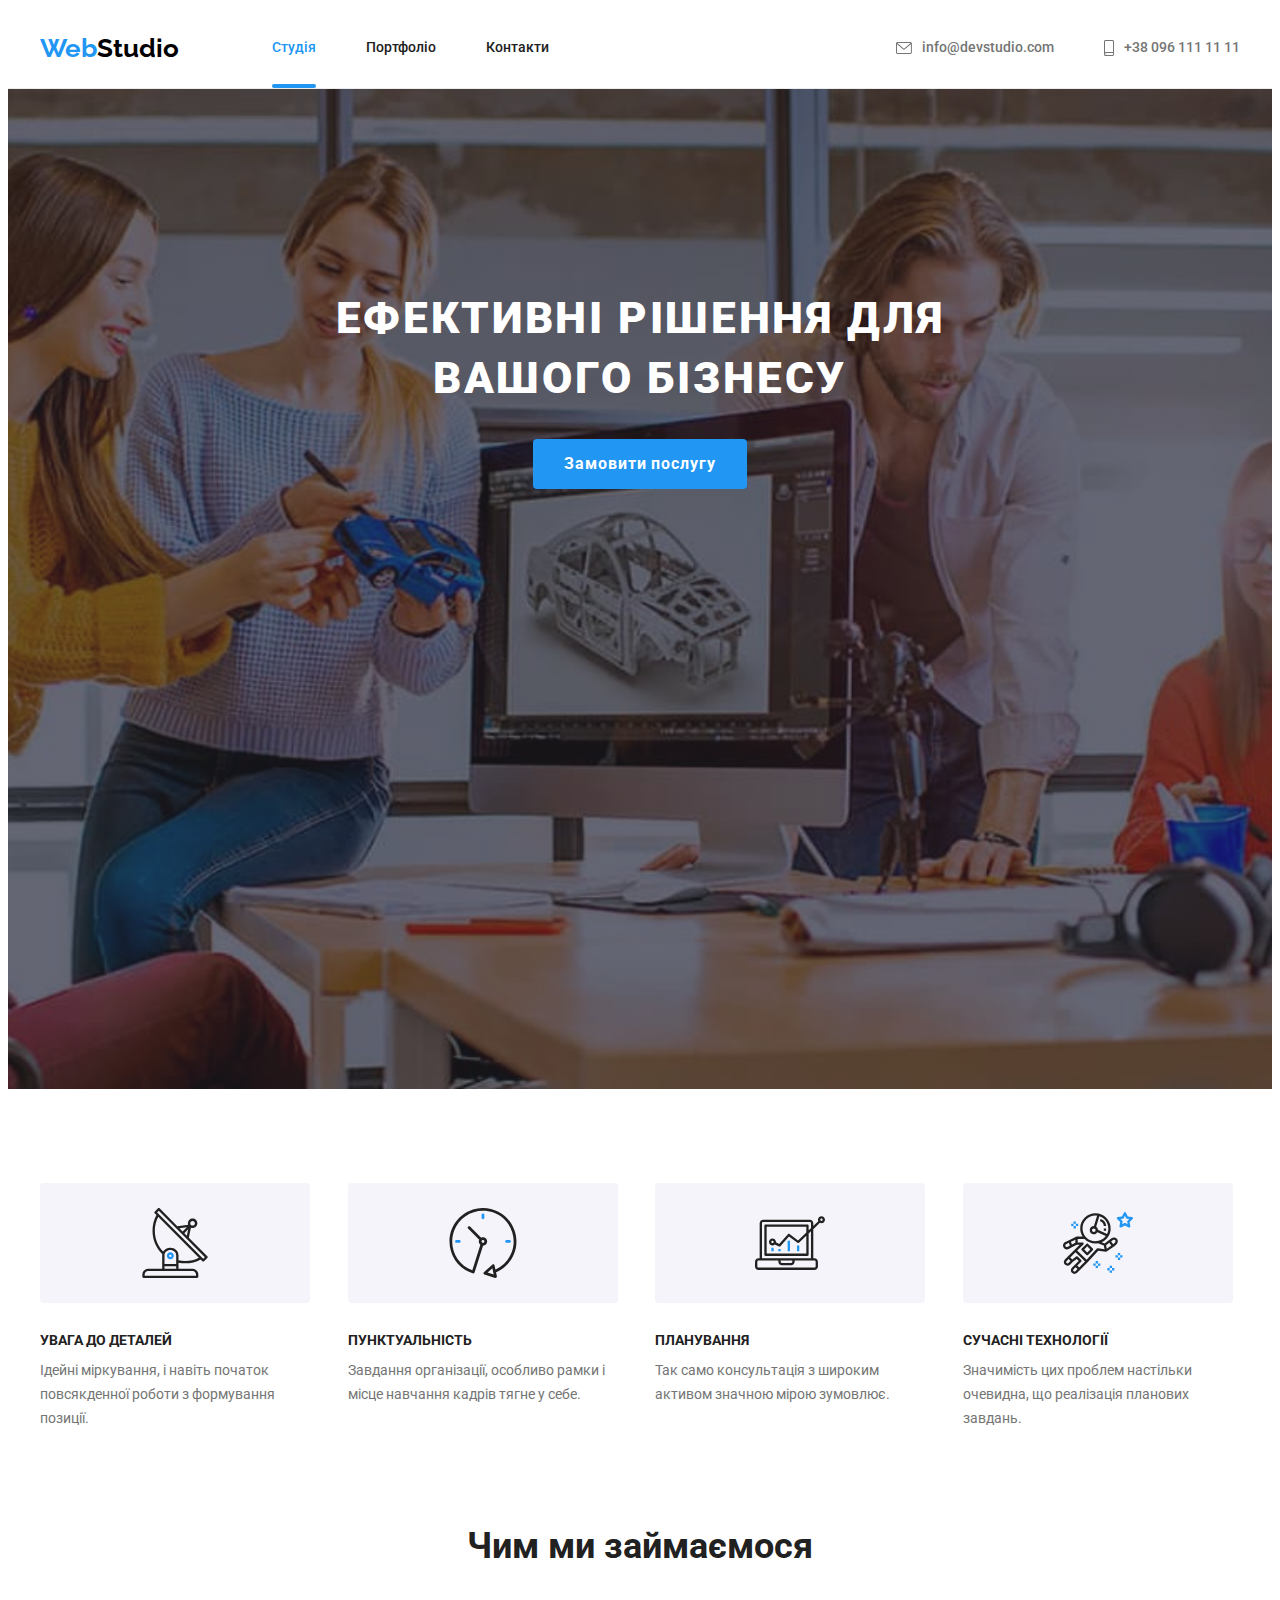
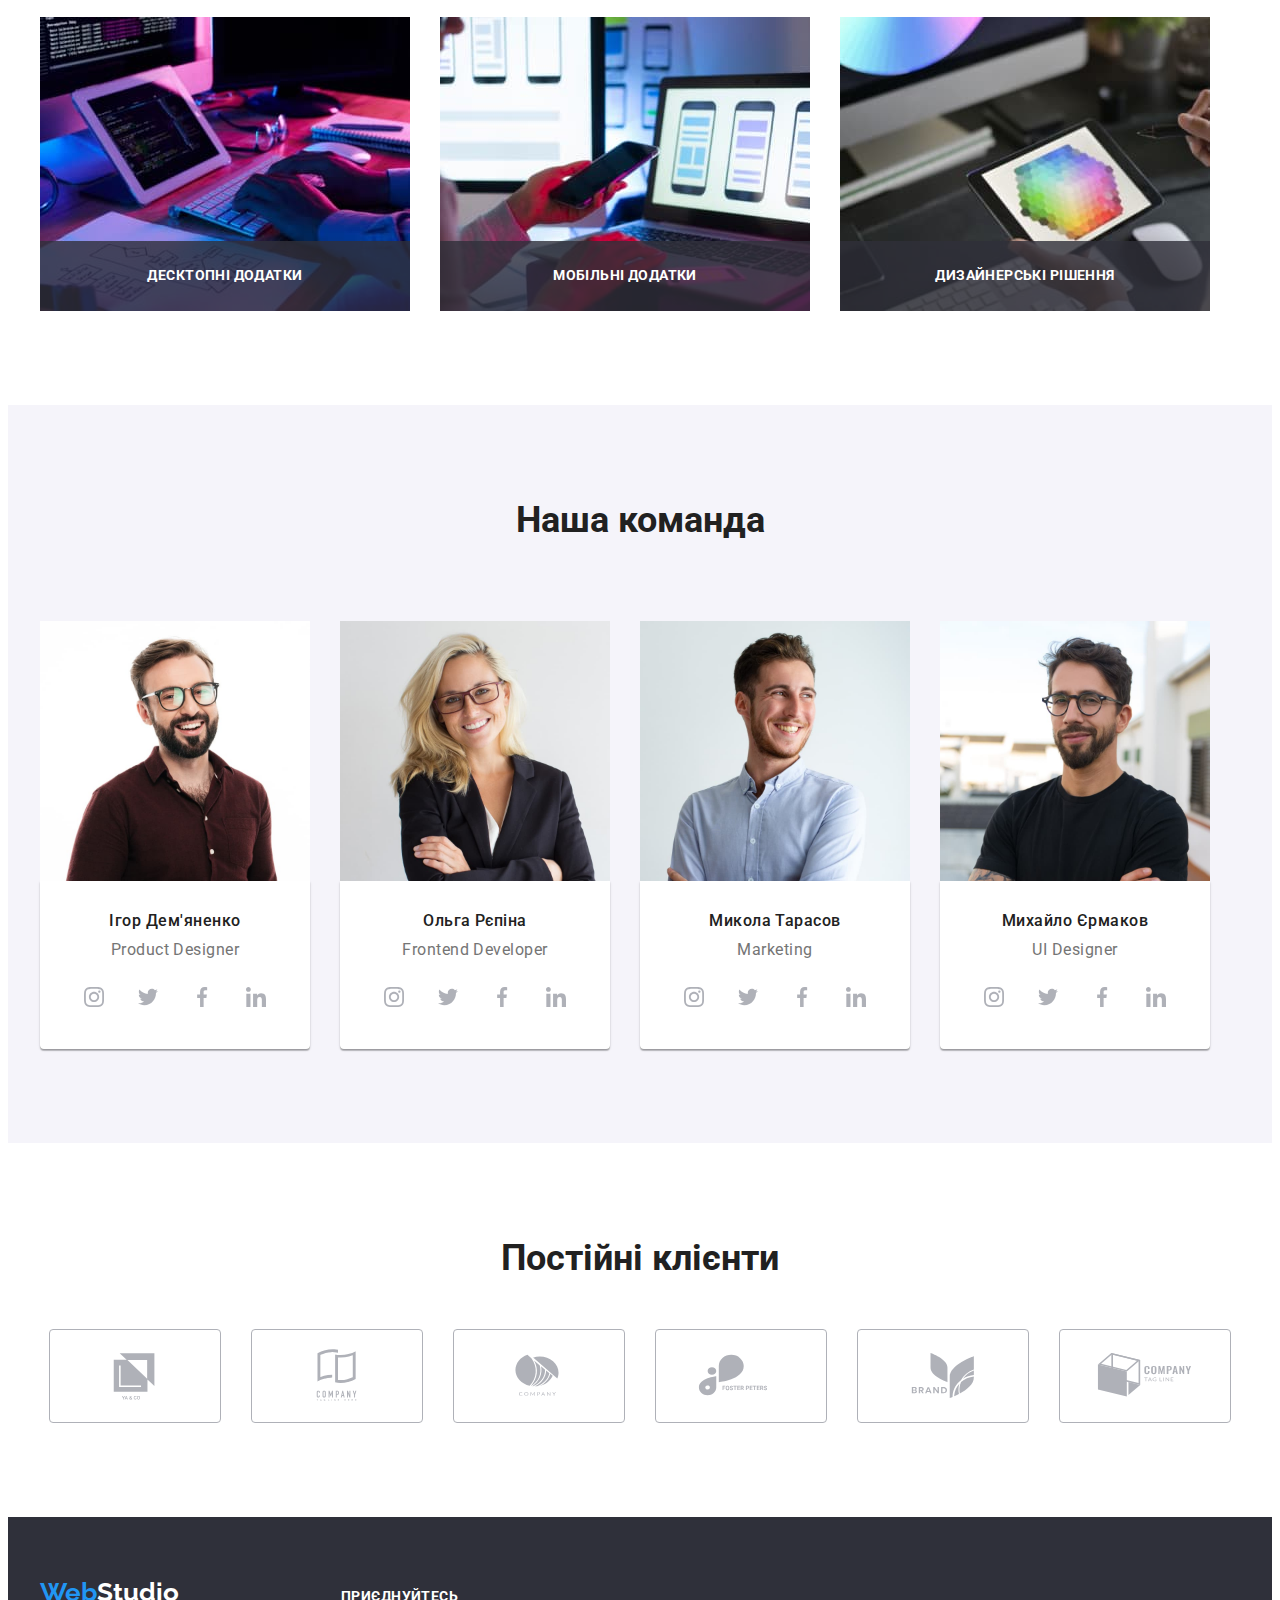
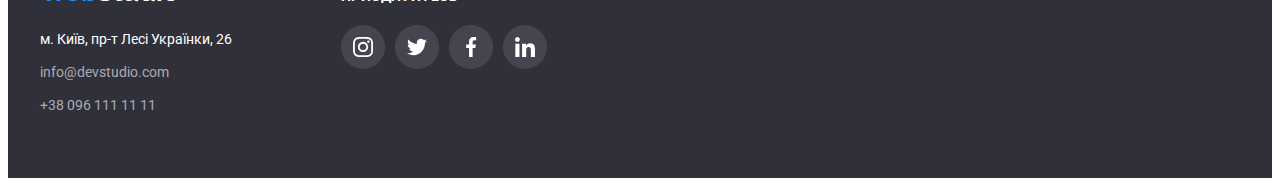
<file: index.html>
<!DOCTYPE html>
<html lang="uk">
<head>
    <meta charset="UTF-8">
    <meta http-equiv="X-UA-Compatible" content="IE=edge">
    <meta name="viewport" content="width=device-width, initial-scale=1.0">
    <title>Document</title>
    <link href="https://fonts.googleapis.com/css2?family=Raleway:wght@700&family=Roboto:wght@400;500;700;900&display=swap" rel="stylesheet">
    <link rel="stylesheet" href="https://cdnjs.cloudflare.com/ajax/libs/modern-normalize/1.1.0/modern-normalize.min.css" integrity="sha512-wpPYUAdjBVSE4KJnH1VR1HeZfpl1ub8YT/NKx4PuQ5NmX2tKuGu6U/JRp5y+Y8XG2tV+wKQpNHVUX03MfMFn9Q==" crossorigin="anonymous" referrerpolicy="no-referrer" />
    <link rel="stylesheet" href="./css/styles.css">
</head>
<body class="body">
    <header class="top-site">
        <div class="container main-nav"
            <nav class="">
                <a class="logo link" href="./index.html">Web<span class="secondary-logo-color">Studio</span></a>
                    <ul class="menu list">
                        <li class="item"><a class="link current" href="./index.html">Студія</a></li>
                        <li class="item"><a class="link" href="./portfolio.html">Портфоліо</a></li>
                        <li class="item"><a class="link" href="">Контакти</a></li>
                    </ul>
           </nav>
               <ul class="connect list">
                   <li class="item">
                        <a class="link connect-link" href="mailto:info@devstudio.com">
                        <svg class="envelope-icon-header" width="16" height="12">
                            <use href="./images/symbol-defs.svg#envelope"></use>
                        </svg>
                        info@devstudio.com</a>
                    </li>
                    <li class="item">
                        <a class="link connect-link" href="tel:+380961111111">
                        <svg class="tel-icon-header" width="10" height="16">
                            <use href="./images/symbol-defs.svg#smartphone"></use>
                        </svg>
                        +38 096 111 11 11</a>
                    </li>
               </ul>
        </div>
    </header>    
    <main>
<!--Hero-->
        <section class="hero-style overlay">
            <div class="container">
                <h1 class="hero">Ефективні рішення для вашого бізнесу</h1>
                <button class="button" type="button" data-modal-open>Замовити послугу</button>
            </div>
        </section>
<!--section 2-->
        <section class="section-pad">
            <div class="container">
                <h2 class="visually-hidden">Особливості</h2> 
                    <ul class="list list-exeptions">
                        <li class="item-exeptions">
                            <div class="icon-container">
                                <svg class="exeptions-icon" width="70" height="70">
                                    <use href="./images/symbol-defs.svg#antenna"></use>
                                </svg>
                            </div>
                            <h3 class="subtitle">УВАГА ДО ДЕТАЛЕЙ</h3>
                            <p class="text-particulars">Ідейні міркування, і навіть початок повсякденної роботи з формування позиції.</p>
                        </li>
                        <li class="item-exeptions">
                            <div class="icon-container">
                                <svg class="exeptions-icon" width="70" height="70">
                                    <use href="./images/symbol-defs.svg#clock"></use>
                                </svg>
                            </div>
                            <h3 class="subtitle">ПУНКТУАЛЬНІСТЬ</h3>
                            <p class="text-particulars">Завдання організації, особливо рамки і місце навчання кадрів тягне у себе.</p>
                        </li>
                        <li class="item-exeptions">
                            <div class="icon-container">
                                <svg class="exeptions-icon" width="70" height="70">
                                    <use href="./images/symbol-defs.svg#diagram"></use>
                                </svg>
                            </div>
                            <h3 class="subtitle">ПЛАНУВАННЯ</h3>
                            <p class="text-particulars">Так само консультація з широким активом значною мірою зумовлює.</p>
                        </li class="item-exeptions">
                        <li class="item-exeptions">
                            <div class="icon-container">
                                <svg class="exeptions-icon" width="70" height="70">
                                    <use href="./images/symbol-defs.svg#astronaut"></use>
                                </svg>
                            </div>
                            <h3 class="subtitle">СУЧАСНІ ТЕХНОЛОГІЇ</h3>
                            <p class="text-particulars">Значимість цих проблем настільки очевидна, що реалізація планових завдань.</p>
                        </li>
                    </ul> 
            </div>
        </section>
<!--section 3-->
        <section class="section-actions">
            <div class="container">
                <h2 class="section-name">Чим ми займаємося</h2>
                    <ul class="list list-actions">
                        <li class="item item-actions">
                            <img class="actions-img" src="images/img.jpg" alt="Руки на клавіатурі" width="370" height="294">
                            <div class="actions-descript">Десктопні додатки</div>
                        </li>
                        <li class="item item-actions">
                            <img class="actions-img" src="images/img2.jpg" alt="Руки зі смартфоном" width="370" height="294">
                            <div class="actions-descript">Мобільні додатки</div>
                        </li>
                        <li class="item item-actions">
                            <img class="actions-img" src="images/img3.jpg" alt="Графічний планшет" width="370" height="294">
                            <div class="actions-descript">Дизайнерські рішення</div>
                        </li>
                    </ul>
            </div>
        </section> 
<!--section 4--> 
        <section class="section-pad section-style">
           <div class="container">
                <h2 class="section-name">Наша команда</h2>
                    <ul class="list list-team">
                        <li class="photo-style"><img src="images/team1.jpg" alt="Ігор Дем'яненко" width="270" height="260">
                            <div class="team-description">
                                <h3 class="subtitle-team">Ігор Дем'яненко</h3>
                                <p class="team-title" lang="en">Product Designer</p>
                                <ul class="list social-list">
                                    <li class="social-list-item">
                                        <a class="social-list-link" href="">
                                            <svg class="social-list-icon" width="20" height="20">
                                                <use href="./images/symbol-defs.svg#instagram"></use>
                                            </svg>
                                        </a>
                                    </li>
                                    <li class="social-list-item">
                                        <a class="social-list-link" href="">
                                            <svg class="social-list-icon" width="20" height="20">
                                                <use href="images/symbol-defs.svg#twitter"></use>
                                            </svg>
                                        </a>
                                    </li>
                                    <li class="social-list-item">
                                        <a class="social-list-link" href="">
                                            <svg class="social-list-icon" width="20" height="20">
                                                <use href="images/symbol-defs.svg#facebook"></use>
                                            </svg>
                                        </a>
                                    </li>
                                    <li class="social-list-item">
                                        <a class="social-list-link" href="">
                                            <svg class="social-list-icon" width="20" height="20">
                                                <use href="images/symbol-defs.svg#linkedIn"></use>
                                            </svg>
                                        </a>
                                    </li>
                                </ul>
                            </div>
                        </li>
                        <li class="photo-style"><img src="images/team2.jpg" alt="Ольга Рєпіна" width="270" height="260">
                            <div class="team-description">
                                <h3 class="subtitle-team">Ольга Рєпіна</h3>
                                <p class="team-title" lang="en">Frontend Developer</p>
                                <ul class="list social-list">
                                    <li class="social-list-item">
                                        <a class="social-list-link" href="">
                                            <svg class="social-list-icon" width="20" height="20">
                                                <use href="./images/symbol-defs.svg#instagram"></use>
                                            </svg>
                                        </a>
                                    </li>
                                    <li class="social-list-item">
                                        <a class="social-list-link" href="">
                                            <svg class="social-list-icon" width="20" height="20">
                                                <use href="images/symbol-defs.svg#twitter"></use>
                                            </svg>
                                        </a>
                                    </li>
                                    <li class="social-list-item">
                                        <a class="social-list-link" href="">
                                            <svg class="social-list-icon" width="20" height="20">
                                                <use href="images/symbol-defs.svg#facebook"></use>
                                            </svg>
                                        </a>
                                    </li>
                                    <li class="social-list-item">
                                        <a class="social-list-link" href="">
                                            <svg class="social-list-icon" width="20" height="20">
                                                <use href="images/symbol-defs.svg#linkedIn"></use>
                                            </svg>
                                        </a>
                                    </li>
                                </ul>
                            </div>
                        </li>
                        <li class="photo-style"><img src="images/team3.jpg" alt="Микола Тарасов" width="270" height="260">
                            <div class="team-description">
                                <h3 class="subtitle-team">Микола Тарасов</h3>
                                <p class="team-title" lang="en">Marketing</p>
                                <ul class="list social-list">
                                    <li class="social-list-item">
                                        <a class="social-list-link" href="">
                                            <svg class="social-list-icon" width="20" height="20">
                                                <use href="./images/symbol-defs.svg#instagram"></use>
                                            </svg>
                                        </a>
                                    </li>
                                    <li class="social-list-item">
                                        <a class="social-list-link" href="">
                                            <svg class="social-list-icon" width="20" height="20">
                                                <use href="images/symbol-defs.svg#twitter"></use>
                                            </svg>
                                        </a>
                                    </li>
                                    <li class="social-list-item">
                                        <a class="social-list-link" href="">
                                            <svg class="social-list-icon" width="20" height="20">
                                                <use href="images/symbol-defs.svg#facebook"></use>
                                            </svg>
                                        </a>
                                    </li>
                                    <li class="social-list-item">
                                        <a class="social-list-link" href="">
                                            <svg class="social-list-icon" width="20" height="20">
                                                <use href="images/symbol-defs.svg#linkedIn"></use>
                                            </svg>
                                        </a>
                                    </li>
                                </ul>
                            </div>
                        </li>
                        <li class="photo-style"><img src="images/team4.jpg" alt="Михайло Єрмаков" width="270" height="260">
                            <div class="team-description" >
                                <h3 class="subtitle-team">Михайло Єрмаков</h3>
                                <p class="team-title" lang="en">UI Designer</p>
                                <ul class="list social-list">
                                    <li class="social-list-item">
                                        <a class="social-list-link" href="">
                                            <svg class="social-list-icon" width="20" height="20">
                                                <use href="./images/symbol-defs.svg#instagram"></use>
                                            </svg>
                                        </a>
                                    </li>
                                    <li class="social-list-item">
                                        <a class="social-list-link" href="">
                                            <svg class="social-list-icon" width="20" height="20">
                                                <use href="images/symbol-defs.svg#twitter"></use>
                                            </svg>
                                        </a>
                                    </li>
                                    <li class="social-list-item">
                                        <a class="social-list-link" href="">
                                            <svg class="social-list-icon" width="20" height="20">
                                                <use href="images/symbol-defs.svg#facebook"></use>
                                            </svg>
                                        </a>
                                    </li>
                                    <li class="social-list-item">
                                        <a class="social-list-link" href="">
                                            <svg class="social-list-icon" width="20" height="20">
                                                <use href="images/symbol-defs.svg#linkedIn"></use>
                                            </svg>
                                        </a>
                                    </li>
                                </ul>
                            </div>
                        </li>
                    </ul>
            </div>
        </section>
<!--section 5-->
        <section class="section-pad">
            <div class="container">
            <h2 class="section-name">Постійні клієнти</h2>
            <ul class="list client-list">
                <li class="client-item ">
                    <a class="client-list-link" href="">
                        <svg class="client-list-icon" width="106" height="60">
                            <use href="./images/symbol-defs.svg#client-one"></use>
                        </svg>
                    </a>
                </li>
                <li class="client-item">
                    <a class="client-list-link" href="">
                        <svg class="client-list-icon" width="106" height="60">
                            <use href="./images/symbol-defs.svg#client-two"></use>
                        </svg>
                    </a>
                </li>
                <li class="client-item">
                    <a class="client-list-link" href="">
                        <svg class="client-list-icon" width="106" height="60">
                            <use href="./images/symbol-defs.svg#cleint-three"></use>
                        </svg>
                    </a>
                </li>
                <li class="client-item">
                    <a class="client-list-link" href="">
                        <svg class="client-list-icon" width="106" height="60">
                            <use href="./images/symbol-defs.svg#client-four"></use>
                        </svg>
                    </a>
                </li>
                <li class="client-item">
                    <a class="client-list-link" href="">
                        <svg class="client-list-icon" width="106" height="60">
                            <use href="./images/symbol-defs.svg#client-five"></use>
                        </svg>
                    </a>
                </li>
                <li class="client-item">
                    <a class="client-list-link" href="">
                        <svg class="client-list-icon" width="106" height="60">
                            <use href="./images/symbol-defs.svg#client-six"></use>
                        </svg>
                    </a>
                </li>
            </ul>
            </div>
        </section>
    </main>
<!--footer-->
    <footer class="footer-style">
        <div class="container footer-container">
                <div class="container-adress">
                    <a class="logo link" href="./index.html">Web<span class="third-logo-color">Studio</span></a>
                        <address class="address-style">
                        <p class="address">м. Київ, пр-т Лесі Українки, 26</p>
                            <ul class="list footer-list">
                                <li class="item-footer"> <a class="link footer-contact" href="mailto:info@devstudio.com">info@devstudio.com</a></li>
                                <li class="item-footer"> <a class="link footer-contact" href="tel:+380961111111">+38 096 111 11 11</a></li>
                            </ul>
                        </address>
                </div>
                
                <div class="footer-social-list">
                    <h3 class="footer-add">приєднуйтесь</h3>
                    <ul class="list footer-add-link">
                        <li class="footer-link-list">
                            <a class="footer-link" href="">
                                <svg class="footer-link-item" width="20" height="20">
                                    <use href="./images/symbol-defs.svg#instagram"></use>
                                </svg>
                             </a>
                        </li>
                        <li class="footer-link-list">
                            <a class="footer-link" href="">
                                <svg class="footer-link-item" width="20" height="20">
                                    <use href="./images/symbol-defs.svg#twitter"></use>
                                </svg>
                            </a>
                        </li>
                        <li class="footer-link-list">
                            <a class="footer-link" href="">
                                <svg class="footer-link-item" width="20" height="20">
                                    <use href="./images/symbol-defs.svg#facebook"></use>
                                </svg>
                            </a>
                        </li>
                        <li class="footer-link-list">
                            <a class="footer-link" href="">
                                <svg class="footer-link-item" width="20" height="20">
                                    <use href="./images/symbol-defs.svg#linkedIn"></use>
                                </svg>
                            </a>
                        </li>
                    </ul>
                </div>
        </div>
    </footer>
<!---Modal window-->
    <div class="backdrop is-hidden" data-modal>
        <div class="modal">
            <button type="button" class="modal-close-btn" data-modal-close>
                <svg class="modal-close-icon" width="18" height="18">
                    <use href="./images/symbol-defs.svg#close-icon"></use>
                </svg>
            </button>
        </div>
    </div>
<script src="./js/modal.js"></script>    
</body>
</html>
</file>
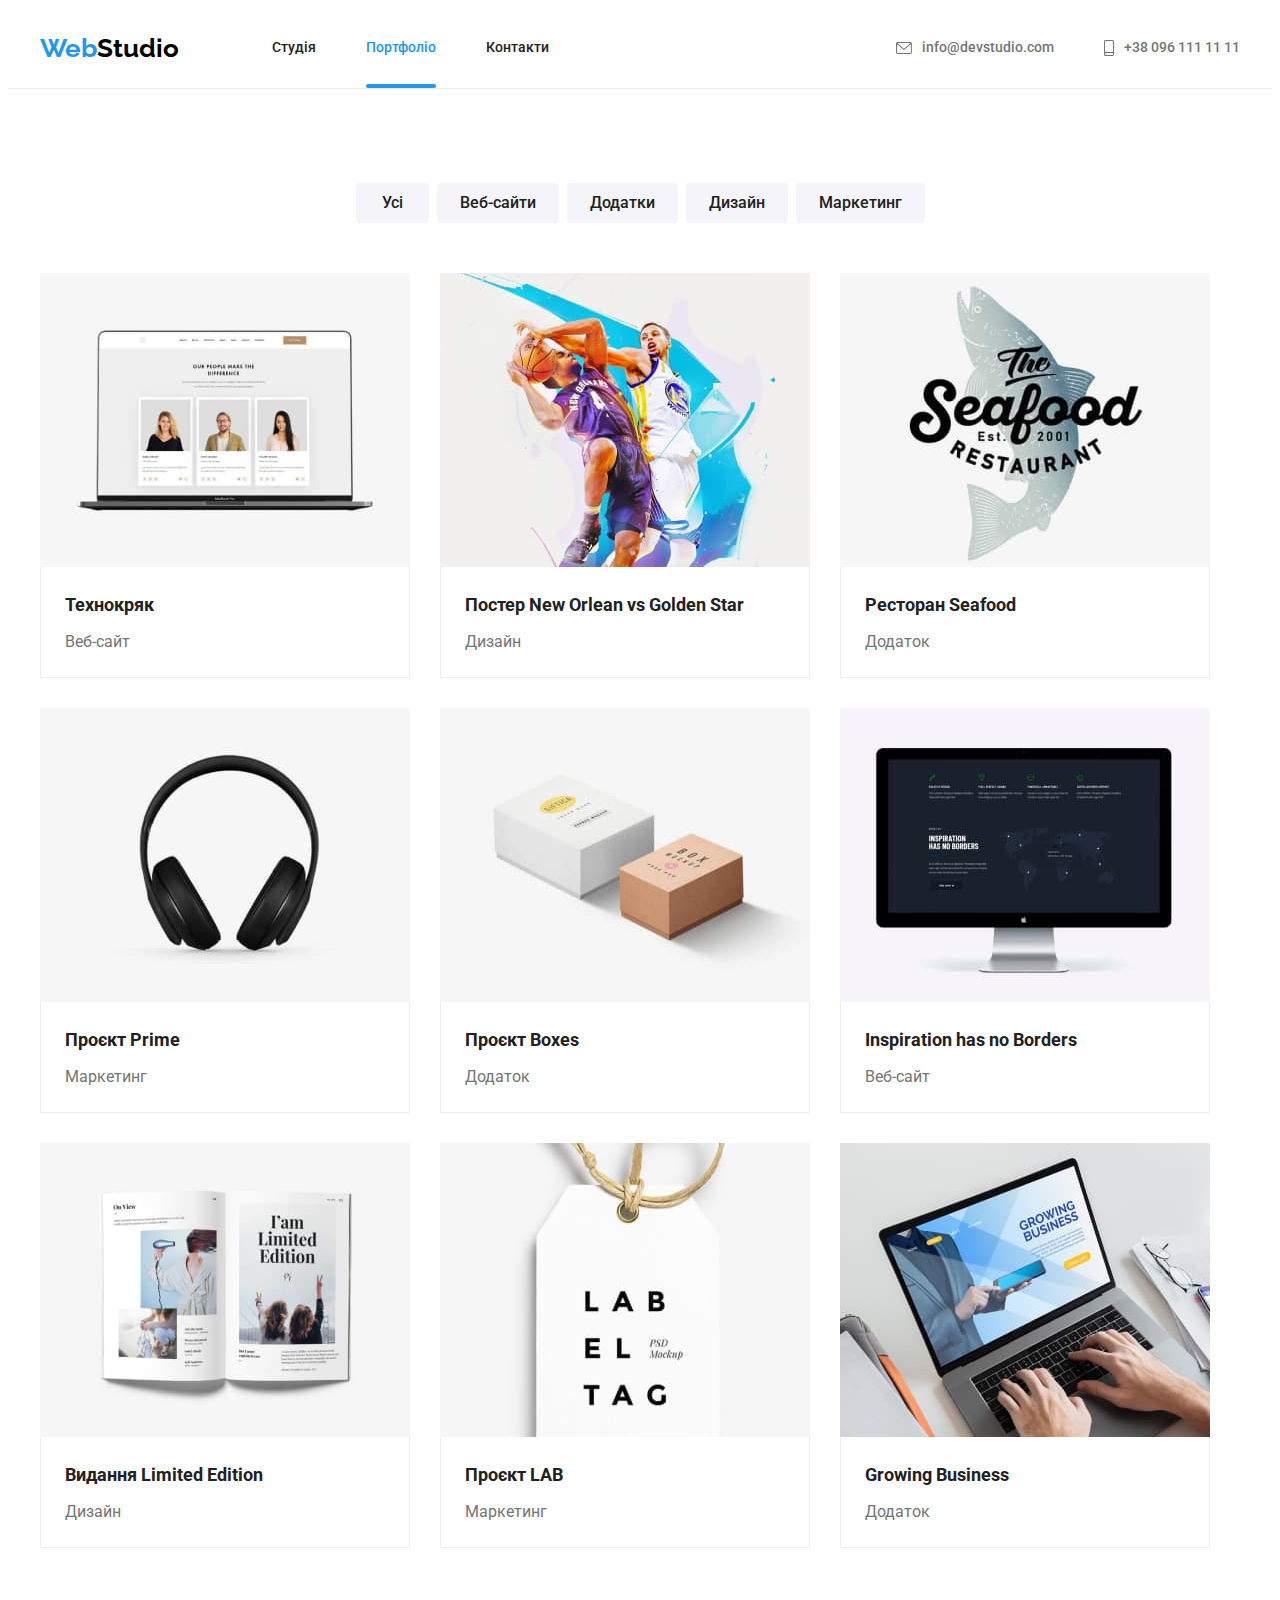
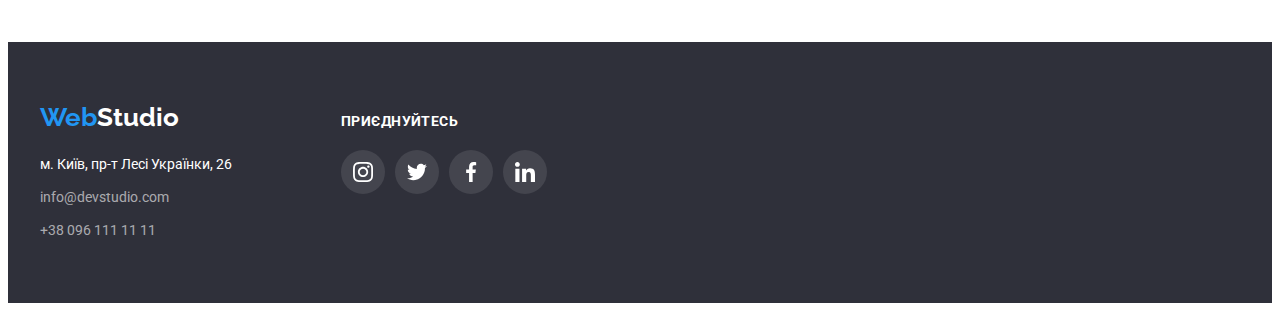
<file: portfolio.html>
<!DOCTYPE html>
<html lang="uk">
<head>
    <meta charset="UTF-8">
    <meta http-equiv="X-UA-Compatible" content="IE=edge">
    <meta name="viewport" content="width=device-width, initial-scale=1.0">
    <title>Document</title>
    <link href="https://fonts.googleapis.com/css2?family=Raleway:wght@700&family=Roboto:wght@400;500;700;900&display=swap" rel="stylesheet">
    <link rel="stylesheet" href="https://cdnjs.cloudflare.com/ajax/libs/modern-normalize/1.1.0/modern-normalize.min.css" integrity="sha512-wpPYUAdjBVSE4KJnH1VR1HeZfpl1ub8YT/NKx4PuQ5NmX2tKuGu6U/JRp5y+Y8XG2tV+wKQpNHVUX03MfMFn9Q==" crossorigin="anonymous" referrerpolicy="no-referrer" />
    <link rel="stylesheet" href="./css/styles.css">
</head>
<body class="body">
    <header class="top-site">
        <div class="container main-nav"
            <nav class="">
                <a class="logo link" href="./index.html">Web<span class="secondary-logo-color">Studio</span></a>
                    <ul class="menu list">
                        <li class="item"><a class="link"  href="./index.html">Студія</a></li>
                        <li class="item"><a class="link current" href="./portfolio.html">Портфоліо</a></li>
                        <li class="item"><a class="link" href="">Контакти</a></li>
                    </ul>
           </nav>
           <ul class="connect list">
                <li class="item">
                    <a class="link connect-link" href="mailto:info@devstudio.com">
                    <svg class="envelope-icon-header" width="16" height="12">
                        <use href="./images/symbol-defs.svg#envelope"></use>
                    </svg>
                    info@devstudio.com</a>
                </li>
                <li class="item">
                    <a class="link connect-link" href="tel:+380961111111">
                    <svg class="tel-icon-header" width="10" height="16">
                        <use href="./images/symbol-defs.svg#smartphone"></use>
                    </svg>
                    +38 096 111 11 11</a>
                </li>
            </ul>
        </div>
    </header>    
    <main>
        <section class="section-pad">
            <div class="container">
                <h2 class="visually-hidden">Портфоліо</h2> 
                    <ul class="list list-button">
                        <li class="item-button">
                            <button class="button-portfolio" type="button">Усі</button>
                        </li>
                        <li class="item-button">
                            <button class="button-portfolio" type="button">Веб-сайти</button>
                        </li>
                        <li class="item-button">
                            <button class="button-portfolio" type="button">Додатки</button>
                        </li>
                        <li class="item-button">
                            <button class="button-portfolio" type="button">Дизайн</button>
                        </li>
                        <li class="item-button">
                            <button class="button-portfolio" type="button">Маркетинг</button>
                        </li>
                    </ul> 
           
                <ul class="list portfolio-list">
                    <li class="photo-style">
                        <a class="link link-portfolio" href="">
                            <div class="image-thumb">
                                <div class="overlay-portfolio">
                                    <p class="overlay-text">Ресурс пропонує комплексні пропозиції з різним рівнем функціоналу та сервісів. Все це дозволить відвідувачу отримати вичерпні відомості про компанію чи приватну особу.</p>
                                </div>
                                <img src="images/portfolio1.jpg" alt="Відкритий ноутбук" width="370" height="294">
                            </div>    
                                <div class="photo-style-list"> 
                                        <h3 class="subtitle-photo">Технокряк</h3>
                                        <p class="text-photo">Веб-сайт</p>
                                    </div>
                        </a>
                    </li>
                    <li class="photo-style">
                        <a class="link link-portfolio" href="">
                            <div class="image-thumb">
                                <div class="overlay-portfolio">
                                    <p class="overlay-text">Ресурс пропонує комплексні пропозиції з різним рівнем функціоналу та сервісів. Все це дозволить відвідувачу отримати вичерпні відомості про компанію чи приватну особу.</p>
                                </div>                           
                                <img src="images/portfolio2.jpg" alt="Баскетболісти" width="370" height="294">
                            </div>
                                    <div class="photo-style-list"> 
                                        <h3 class="subtitle-photo">Постер New Orlean vs Golden Star</h3>
                                        <p class="text-photo">Дизайн</p>                          
                                    </div>                            
                        </a>
                    </li>
                    <li class="photo-style">
                        <a class="link link-portfolio" href="">
                            <div class="image-thumb">
                                <div class="overlay-portfolio">
                                    <p class="overlay-text">Ресурс пропонує комплексні пропозиції з різним рівнем функціоналу та сервісів. Все це дозволить відвідувачу отримати вичерпні відомості про компанію чи приватну особу.</p>
                                </div>                           
                                <img src="images/portfolio3.jpg" alt="Риба" width="370" height="294">
                            </div>
                                    <div class="photo-style-list"> 
                                        <h3 class="subtitle-photo">Ресторан Seafood</h3>
                                        <p class="text-photo">Додаток</p>
                                    </div>                            
                        </a>    
                    </li>
                    <li class="photo-style">
                        <a class="link link-portfolio" href="">
                            <div class="image-thumb">
                                <div class="overlay-portfolio">
                                    <p class="overlay-text">Ресурс пропонує комплексні пропозиції з різним рівнем функціоналу та сервісів. Все це дозволить відвідувачу отримати вичерпні відомості про компанію чи приватну особу.</p>
                                </div>
                                <img src="images/portfolio4.jpg" alt="Навушники" width="370" height="294">
                            </div>
                                    <div class="photo-style-list">  
                                        <h3 class="subtitle-photo">Проєкт Prime</h3>
                                        <p class="text-photo">Маркетинг</p>
                                    </div>                           
                        </a>    
                    </li>
                    <li class="photo-style">
                        <a class="link link-portfolio" href="">
                            <div class="image-thumb">
                                <div class="overlay-portfolio">
                                    <p class="overlay-text">Ресурс пропонує комплексні пропозиції з різним рівнем функціоналу та сервісів. Все це дозволить відвідувачу отримати вичерпні відомості про компанію чи приватну особу.</p>
                                </div>                          
                                <img src="images/portfolio5.jpg" alt="Дві коробки" width="370" height="294">
                            </div>
                                    <div class="photo-style-list">  
                                        <h3 class="subtitle-photo">Проєкт Boxes</h3>
                                        <p class="text-photo">Додаток</p>
                                    </div>                            
                        </a>
                    </li>
                    <li class="photo-style">
                        <a class="link link-portfolio" href="">
                            <div class="image-thumb">
                                <div class="overlay-portfolio">
                                    <p class="overlay-text">Ресурс пропонує комплексні пропозиції з різним рівнем функціоналу та сервісів. Все це дозволить відвідувачу отримати вичерпні відомості про компанію чи приватну особу.</p>
                                </div>                            
                                <img src="images/portfolio6.jpg" alt="Монитор" width="370" height="294">
                            </div>
                                    <div class="photo-style-list"> 
                                        <h3 class="subtitle-photo">Inspiration has no Borders</h3>
                                        <p class="text-photo">Веб-сайт</p>
                                    </div>                            
                        </a>
                    </li>
                    <li class="photo-style">
                        <a class="link link-portfolio" href="">
                            <div class="image-thumb">
                                <div class="overlay-portfolio">
                                    <p class="overlay-text">Ресурс пропонує комплексні пропозиції з різним рівнем функціоналу та сервісів. Все це дозволить відвідувачу отримати вичерпні відомості про компанію чи приватну особу.</p>
                                </div>                            
                                <img src="images/portfolio7.jpg" alt="Журнал" width="370" height="294">
                            </div>
                                    <div class="photo-style-list"> 
                                        <h3 class="subtitle-photo">Видання Limited Edition</h3>
                                        <p class="text-photo">Дизайн</p>
                                    </div>                            
                        </a>
                    </li>
                    <li class="photo-style">
                        <a class="link link-portfolio" href="">
                            <div class="image-thumb">
                                <div class="overlay-portfolio">
                                    <p class="overlay-text">Ресурс пропонує комплексні пропозиції з різним рівнем функціоналу та сервісів. Все це дозволить відвідувачу отримати вичерпні відомості про компанію чи приватну особу.</p>
                                </div>                           
                                <img src="images/portfolio8.jpg" alt="Етикетка" width="370" height="294">
                            </div>
                                    <div class="photo-style-list"> 
                                        <h3 class="subtitle-photo">Проєкт LAB</h3>
                                        <p class="text-photo">Маркетинг</p>
                                    </div>                            
                        </a>
                    </li>
                    <li class="photo-style">
                        <a class="link link-portfolio" href="">
                            <div class="image-thumb">
                                <div class="overlay-portfolio">
                                    <p class="overlay-text">Ресурс пропонує комплексні пропозиції з різним рівнем функціоналу та сервісів. Все це дозволить відвідувачу отримати вичерпні відомості про компанію чи приватну особу.</p>
                                </div>                            
                                <img src="images/portfolio9.jpg" alt="Ноутбук и руки" width="370" height="294">
                            </div>
                                    <div class="photo-style-list"> 
                                        <h3 class="subtitle-photo">Growing Business</h3>
                                        <p class="text-photo">Додаток</p>
                                    </div>                            
                        </a>
                    </li>
                </ul>
            </div>
        </section>  
    </main>
    <footer class="footer-style">
        <div class="container footer-container">
                <div class="container-adress">
                    <a class="logo link" href="./index.html">Web<span class="third-logo-color">Studio</span></a>
                        <address class="address-style">
                        <p class="address">м. Київ, пр-т Лесі Українки, 26</p>
                            <ul class="list footer-list">
                                <li class="item-footer"> <a class="link footer-contact" href="mailto:info@devstudio.com">info@devstudio.com</a></li>
                                <li class="item-footer"> <a class="link footer-contact" href="tel:+380961111111">+38 096 111 11 11</a></li>
                            </ul>
                        </address>
                </div>
                
                <div class="footer-social-list">
                    <h3 class="footer-add">приєднуйтесь</h3>
                    <ul class="list footer-add-link">
                        <li class="footer-link-list">
                            <a class="footer-link" href="">
                                <svg class="footer-link-item" width="20" height="20">
                                    <use href="./images/symbol-defs.svg#instagram"></use>
                                </svg>
                             </a>
                        </li>
                        <li class="footer-link-list">
                            <a class="footer-link" href="">
                                <svg class="footer-link-item" width="20" height="20">
                                    <use href="./images/symbol-defs.svg#twitter"></use>
                                </svg>
                            </a>
                        </li>
                        <li class="footer-link-list">
                            <a class="footer-link" href="">
                                <svg class="footer-link-item" width="20" height="20">
                                    <use href="./images/symbol-defs.svg#facebook"></use>
                                </svg>
                            </a>
                        </li>
                        <li class="footer-link-list">
                            <a class="footer-link" href="">
                                <svg class="footer-link-item" width="20" height="20">
                                    <use href="./images/symbol-defs.svg#linkedIn"></use>
                                </svg>
                            </a>
                        </li>
                    </ul>
                </div>
        </div>
    </footer>
</body>
</html>
</file>
<file: css/styles.css>
:root {
    --brand-color: #2196F3;
    --secondary-brand-color: #000000;
    --third-brand-color: #FFFFFF;
    --footer-color: #2F303A;
    --text-color: #757575;
    --title-color: #212121;
    --main-background-color: #F5F5F5;
    --second-background-color: #F5F4FA;
    --active-button-color: #188CE8;
    --fill-color: #AFB1B8;
    --main-font-family: 'Roboto', sans-serif;
    --logo-font-family: 'Raleway', sans-serif;
    --time-duration: 250ms;
    --timing-function: cubic-bezier(0.4, 0, 0.2, 1);
   }

.body {
    font-family: var(--main-font-family);
    
    color: var(--text-color);
}

.link {
    text-decoration: none;
}

.list {
    padding: 0;
    margin: 0;
    list-style: none;
}

h1,
h2,
h3,
p {
    margin-top: 0;
    margin-bottom: 0; 
}

ul {
    margin-top: 0;
    margin-bottom: 0;
    padding-left: 0;
}

img {
    display: block;
    max-width: 100%;
    height: auto;
}

.container{
    margin-right: auto;
    margin-left: auto;
    width: 1200px;
    padding-left: 15px;
    padding-right: 15px;
}

.section-pad {
    padding-top: 94px;
    padding-bottom: 94px;
}

/*====start header====*/
.main-nav {
    display: flex;
    align-items: center;
}

.logo {
    font-family: var(--logo-font-family);
    font-weight: 700;
    font-size: 26px;
    line-height: 1.19;
           
    color: var(--brand-color);
}

.secondary-logo-color{
    color: var(--secondary-brand-color); 
}

.menu {
    display: flex;
    margin-left: 93px;
}

.menu .item + .item {
    margin-left: 50px;
}

.menu .link.current {
    color: var(--brand-color);
}

.current {
    position: relative;
}
.current::after {
    content: '';
    display: block;
    position: absolute;
    width: 100%;
    height: 4px;
    bottom: 0;
    left: 0;
    background: var(--brand-color);
    border-radius: 2px;
}

.menu .link{
    display: block;
    padding-top: 32px;
    padding-bottom: 32px;
    
    font-weight: 500;
    font-size: 14px;
    line-height: 1.14;
    
    color: var(--title-color); 
}

.connect {
    display: flex;
    align-items: center;
    margin-left: auto;
}

.connect-link {
    display: flex;
    align-items: center;
}

.connect .item + .item {
    margin-left: 50px;
}

.connect .link{
    font-weight: 500;
    font-size: 14px;
    line-height: 1.14;

    color: var(--text-color);
}

.envelope-icon-header,
.tel-icon-header {
    margin-right: 10px;
    fill: var(--text-color);
}

.menu a,
.connect a{
    transition: color var(--time-duration) var(--timing-function);
}
 
.menu a:hover,
.menu a:focus,
.connect a:hover,
.connect a:focus {
    color: var(--brand-color);
}

.link .envelope-icon-header, 
.link .tel-icon-header{
    transition: fill var(--time-duration) var(--timing-function);
}

.link:hover .envelope-icon-header,
.link:focus .envelope-icon-header, 
.link:hover .tel-icon-header,
.link:focus .tel-icon-header {
    fill: var(--brand-color);
}

.top-site {
    border-bottom: 1px solid #ECECEC;
}
/*====end header====*/

/*====start hero====*/
.hero-style {  
    padding-top: 200px; 
    padding-bottom: 200px;
    background-color: var(--footer-color);
    text-align: center;
}

.overlay {
    max-width: 1600px;
    height: 600px;
    margin-right: auto;
    margin-left: auto;
    background-image: linear-gradient(to right,
        rgba(47, 48, 58, 0.4), 
        rgba(47, 48, 58, 0.4)), 
        url(../images/hero.jpg);
    background-size: cover;
    background-position: center;
}

.hero {
    margin: 0 auto;
    width: 696px;
    
    font-weight: 900;
    font-size: 44px;
    line-height: 1.36;
    letter-spacing: 0.06em;
    text-transform: uppercase;

    color: var(--third-brand-color); 
}

.button {
    margin-top: 30px;
    border-radius: 4px;
    padding: 9px 30px;
    min-width: 216;
    border: 1px solid transparent;

    font-family: inherit;
    font-weight: 700;
    font-size: 16px;
    line-height: 1.87;
    text-align: center; 
    letter-spacing: 0.06em;
    cursor: pointer;

    color: var(--third-brand-color);
    background-color: var(--brand-color); 

    transition: color var(--time-duration) var(--timing-function);
}

.button :hover,
.button :focus {
    color: var(--active-button-color);
}
 /*====end hero====*/

 /*====start section 2====*/
 .visually-hidden {
     position: absolute;
     white-space: nowrap;
     width: 1px;
     height: 1px;
     overflow: hidden;
     border: 0;
     padding: 0;
     clip: rect(0 0 0 0);
     clip-path: inset(50%);
     margin: -1px;
   }

.list-exeptions {
    display: flex;
    flex-wrap: nowrap;
    margin-left: -15px;
    margin-right: -15px;
}

.item-exeptions {
    flex-basis: calc((100% - 90px)/4);
    margin-left: 15px;
    margin-right: 15px;
}

.icon-container {
    display: flex;
    width: 270px;
    height: 120px;
    align-items: center;
    justify-content: center;
    margin-bottom: 30px;
    border-radius: 4px;

    background-color: var(--second-background-color);
}

.subtitle {
    margin-bottom: 10px;
    font-weight: 700;
    font-size: 14px;
    line-height: 1.14;
    
    color: var(--title-color);
}

.text-particulars {
    font-weight: 400;
    font-size: 14px;
    line-height: 1.71;
}
/*====end section 2====*/

/*====start section 3====*/
.section-actions {
    padding-bottom: 94px;
}

.list-actions {
    display: flex;
    flex-wrap: wrap;
}

.section-name {
    margin-bottom: 50px;

    font-weight: 700;
    font-size: 36px;
    line-height: 1.17;
    text-align: center;
       
    color: var(--title-color);
}

.list-actions .item + .item {
    margin-left: 30px;
}

.item-actions {
    position: relative;
}

.actions-descript {
    display: block;
    width: 100%;
    padding-top: 27px;
    padding-bottom: 27px;

    position: absolute;
    bottom: 0;
    left: 0;
    z-index: 5;

    font-weight: 700;
    font-size: 14px;
    line-height: 1.14;
    text-align: center;
    letter-spacing: 0.03em;
    text-transform: uppercase;

    color: var(--third-brand-color);
    background-color: rgba(47, 48, 58, 0.8);
}
/*====end section 3====*/

/*====start section 4====*/
.section-style{
    background-color: var(--second-background-color) ;
}

.list-team {
    display: flex; 
    margin-left: -30px;  
}
.photo-style {
    flex-basis: calc((100% - 90)/4);
    margin-left: 30px;
   
    background-color: var(--third-brand-color);
}

.team-description {
    padding: 30px 32px;
    border-radius: 0px 0px 4px 4px; 
    box-shadow: 0px 1px 3px rgba(0, 0, 0, 0.12),
        0px 1px 1px rgba(0, 0, 0, 0.14),
        0px 2px 1px rgba(0, 0, 0, 0.2);
}

.subtitle-team {
    margin-bottom: 10px;

    font-weight: 500;
    font-size: 16px;
    line-height: 1.19;
    text-align: center;
    letter-spacing: 0.03em;
    
    color: var(--title-color);
}

.team-title {
    margin-bottom: 16px;
    font-weight: 400;
    font-size: 16px;
    line-height: 1.19;
    text-align: center;
    letter-spacing: 0.03em;
}

.social-list {
    display: flex;
    justify-content: space-between;
}

.social-list-link {
    display: flex;
    justify-content: center;
    align-items: center;
    width: 44px;
    height: 44px;
    border-radius: 50%;
    background-color: var(--third-brand-color);

    transition: background-color var(--time-duration) var(--timing-function);
}

.social-list-link .social-list-icon {
    fill: var(--fill-color);

    transition: fill var(--time-duration) var(--timing-function);
}

.social-list-link:hover .social-list-icon,
.social-list-link:focus .social-list-icon {
    fill: var(--third-brand-color); 
}

.social-list-link:hover,
.social-list-link:focus {
    background-color: var(--brand-color);
}
/*====end section 4====*/

/*====start section 5====*/
.client-list {
    display: flex;
    justify-content: center;
}

.client-list .client-item + .client-item {
    margin-left: 30px;
}

.client-list-link {
    display: flex;
    width: 170px;
    height: 92px;
    align-items: center;
    justify-content: center;

    border: 1px solid var(--fill-color);
    border-radius: 4px;
   
    transition: border-color var(--time-duration) var(--timing-function);
}

.client-list-icon {
    fill: var(--fill-color);
    transition: fill var(--time-duration) var(--timing-function);
}

.client-list-link:hover .client-list-icon,
.client-list-link:focus .client-list-icon {
    fill: var(--brand-color);    
}

.client-list-link:hover,
.client-list-link:focus {
    border-color: var(--brand-color);
}

/*====end section 5====*/

/*====start footer====*/
.footer-style {
    padding-top: 60px;
    padding-bottom: 60px;
    
    background-color: var(--footer-color);
}

.footer-container {
    display: flex;
    justify-content: flex-start;
    align-items: baseline;
}

.container-adress {
    width: 231px;
    margin-right: 70px;
}

.third-logo-color {
    color: var(--third-brand-color);
}

.address-style {
    margin-top: 20px;

    font-weight: 400;
    font-size: 14px;
    line-height: 1.71;
       
    color: var(--third-brand-color);
}

address {
    font-style: normal;
    margin: 0;
}

.address {
    margin-bottom: 9px; 
}

.footer-contact {
    color: rgba(255, 255, 255, 0.6);

    transition: color var(--time-duration) var(--timing-function);
}

.item-footer {
    margin-bottom: 9px;
}
.footer-list :last-child {
    margin-bottom: 0;
}

.footer-contact:hover,
.footer-contact:focus {
    color: var(--brand-color);
}

.footer-add {
    margin-bottom: 20px;
    font-weight: 700;
    font-size: 14px;
    line-height: 1.14;
    letter-spacing: 0.03em;
    text-transform: uppercase;

    color: var(--third-brand-color);
}

.footer-add-link {
    display: flex;
    justify-content: space-between;
}

.footer-add-link .footer-link-list + .footer-link-list {
    margin-left: 10px;
}

.footer-link {
    display: flex;
    justify-content: center;
    align-items: center;
    width: 44px;
    height: 44px;
    border-radius: 50%;
    background-color: rgba(255, 255, 255, 0.1);

    transition: background-color var(--time-duration) var(--timing-function);
}

.footer-link-item {
    fill: var(--third-brand-color);
}

.footer-link:hover,
.footer-link:focus {
    background-color: var(--brand-color);
}
/*====end footer====*/

/*====start section portfolio====*/
.list-button {
    display: flex;
    justify-content: center;
    margin-bottom: 50px;
}

.list-button .item-button+.item-button {
    margin-left: 8px;
}

.button-portfolio {
    border-radius: 4px;
    padding: 6px 22px;
    min-width: 73px;
    border: 1px solid transparent;
    font-family: inherit;
    font-weight: 500;
    font-size: 16px;
    line-height: 1.63;
   
    cursor: pointer;

    color: var(--title-color);
    background-color: var(--second-background-color);

    transition: color var(--time-duration) var(--timing-function),
        background-color var(--time-duration) var(--timing-function), 
        box-shadow var(--time-duration) var(--timing-function);
}

.button-portfolio:hover,
.button-portfolio:focus {
    color: var(--third-brand-color);
    background-color: var(--brand-color);
    box-shadow: 0px 3px 1px rgba(0, 0, 0, 0.1), 
        0px 1px 2px rgba(0, 0, 0, 0.08), 
        0px 2px 2px rgba(0, 0, 0, 0.12);
}

.portfolio-list {
    display: flex;
    flex-wrap: wrap;
    flex-basis: calc(100% / 3);
    margin-top: -30px;
    margin-left: -30px;
}

.photo-style-list {
    padding: 20px 24px;
    border-left: 1px solid #EEEEEE;
    border-bottom: 1px solid #EEEEEE;
    border-right: 1px solid #EEEEEE;
}

.photo-style {
    margin-right: 0;
    margin-bottom: 0;
    margin-left: 30px;
    margin-top: 30px;
}

.subtitle-photo {
    margin-bottom: 4px;
    font-weight: 700;
    font-size: 18px;
    line-height: 2;
   
    color: var(--title-color);
}

.text-photo {
    font-weight: 400;
    font-size: 16px;
    line-height: 1.88;
    
    color: var(--text-color);
}

.link-portfolio {
    display: block;

    transition: box-shadow var(--time-duration) var(--timing-function);
}

.link-portfolio:hover,
.link-portfolio:focus {
    box-shadow: 0px 1px 1px rgba(0, 0, 0, 0.12), 
        0px 4px 4px rgba(0, 0, 0, 0.06), 
        1px 4px 6px rgba(0, 0, 0, 0.16);
}

.image-thumb {
    display: flex;
    position: relative; 
    overflow: hidden;

}

.overlay-portfolio {
    display: block;
    position: absolute;
    
    width: 100%;
    height: 100%;
    bottom: 0;
    left: 0;

    background-color: rgba(33, 150, 243, 0.9);
    transform: translateY(100%);
    transition: transform  var(--time-duration) var(--timing-function); 
}

.link-portfolio:hover .overlay-portfolio {
    transform: translateY(0);
}

.overlay-text {
    font-weight: 400;
    font-size: 18px;
    line-height: 1.55;
    letter-spacing: 0.03em;

    padding: 63px 24px;
    color: var(--third-brand-color);
}
/*====end section portfolio====*/

/*====start Modal window====*/

.backdrop {
    position: fixed;
    top: 0;
    left: 0;
    width: 100%;
    height: 100%;

    background: rgba(0, 0, 0, 0.2);

    opacity: 1;

    transition: opacity var(--time-duration) var(--timing-function),
        visibility var(--time-duration) var(--timing-function);
}

.backdrop.is-hidden {
    opacity: 0;
    visibility: hidden;
    pointer-events: none;
}

.backdrop.is-hidden .modal {
    transform: translate(-50%, -50%) scale(0.8);   
}

.modal {
    position: absolute;
    top: 50%;
    left: 50%;
    
    width: 528px;
    height: 581px;

    background-color: var(--third-brand-color);
    box-shadow: 0px 1px 3px rgba(0, 0, 0, 0.12), 
        0px 1px 1px rgba(0, 0, 0, 0.14), 
        0px 2px 1px rgba(0, 0, 0, 0.2);
    border-radius: 4px;

    transform: translate(-50%, -50%) scale(1);
    transition: scale var(--time-duration) var(--timing-function);
}

.modal-close-btn {
    position: absolute;
    top: 8px;
    right: 8px;

    display: flex;
    justify-content: center;
    align-items: center;

    width: 30px;
    height: 30px;
    padding: 0;
    border-radius: 50%;
    border: 1px solid rgba(0, 0, 0, 0.1);

    background-color: var(--third-brand-color);
    cursor: pointer;
}
/*====end Modal window====*/
</file>
